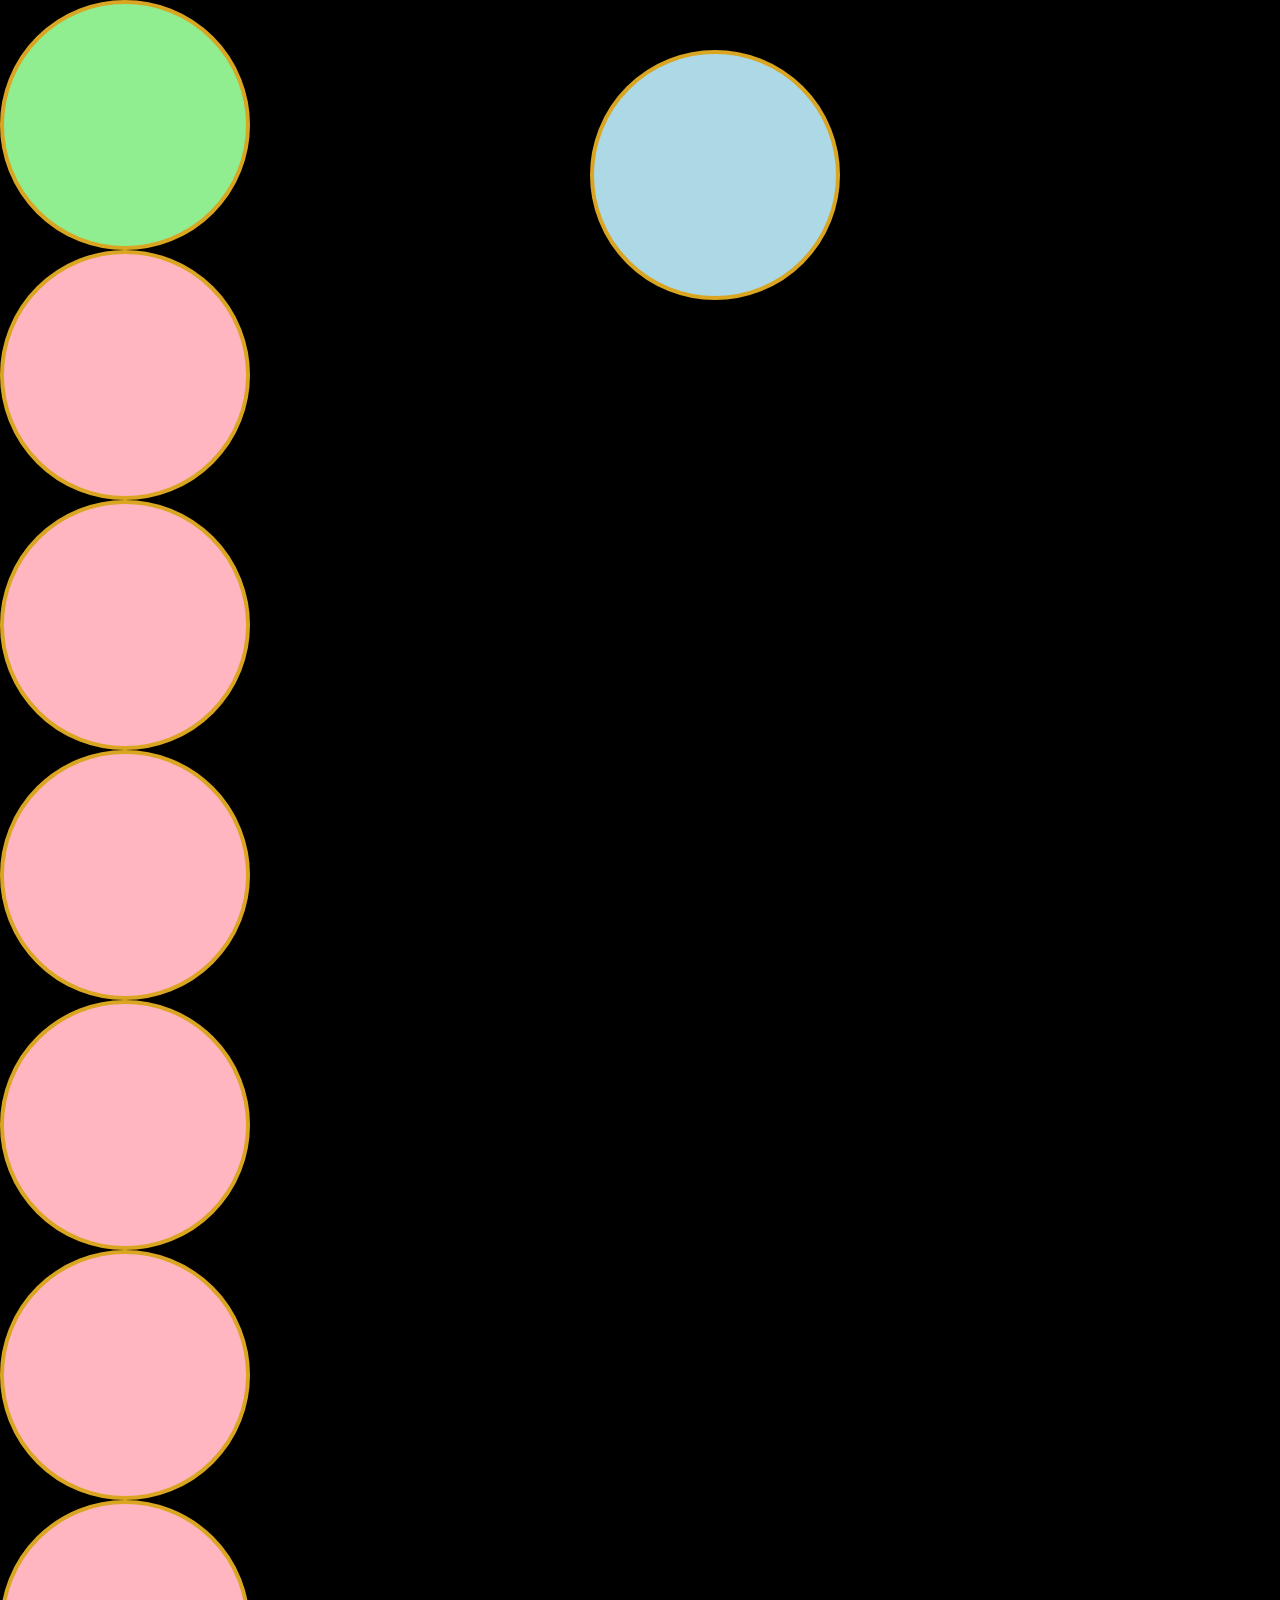
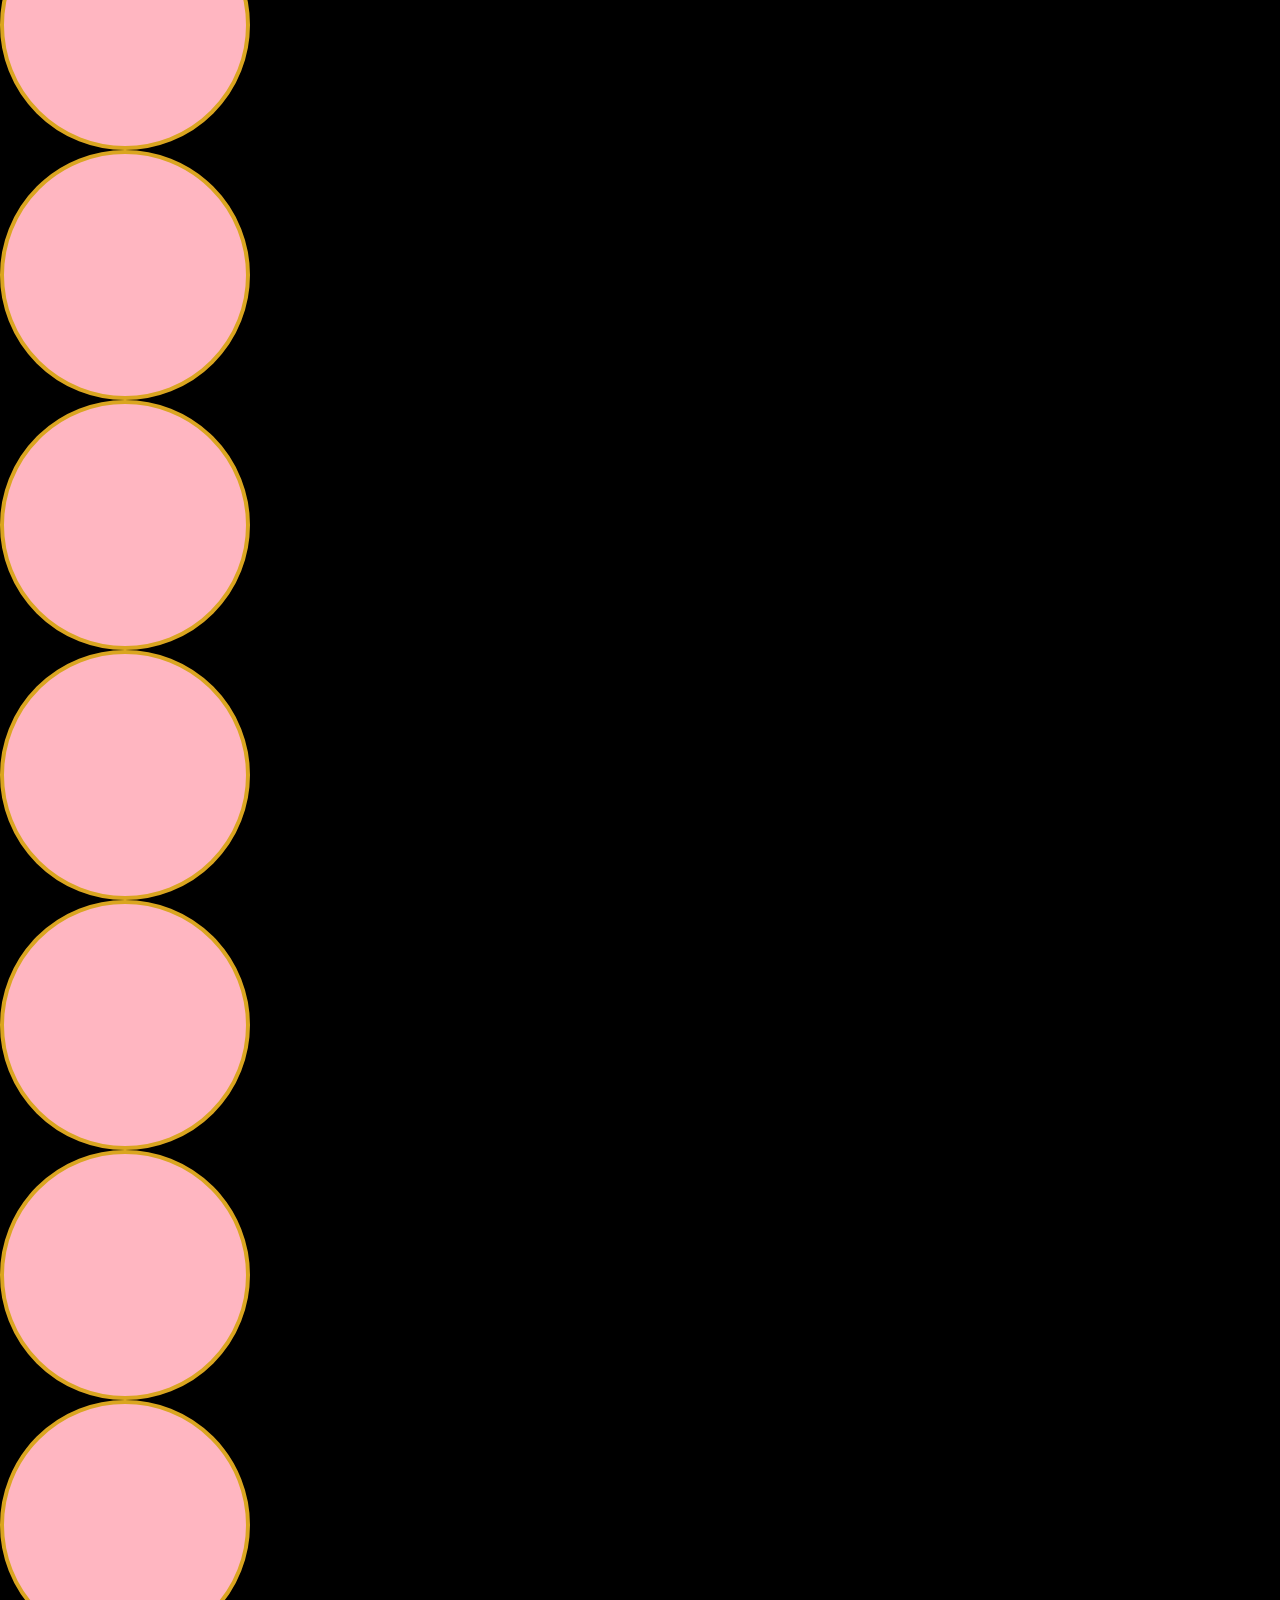
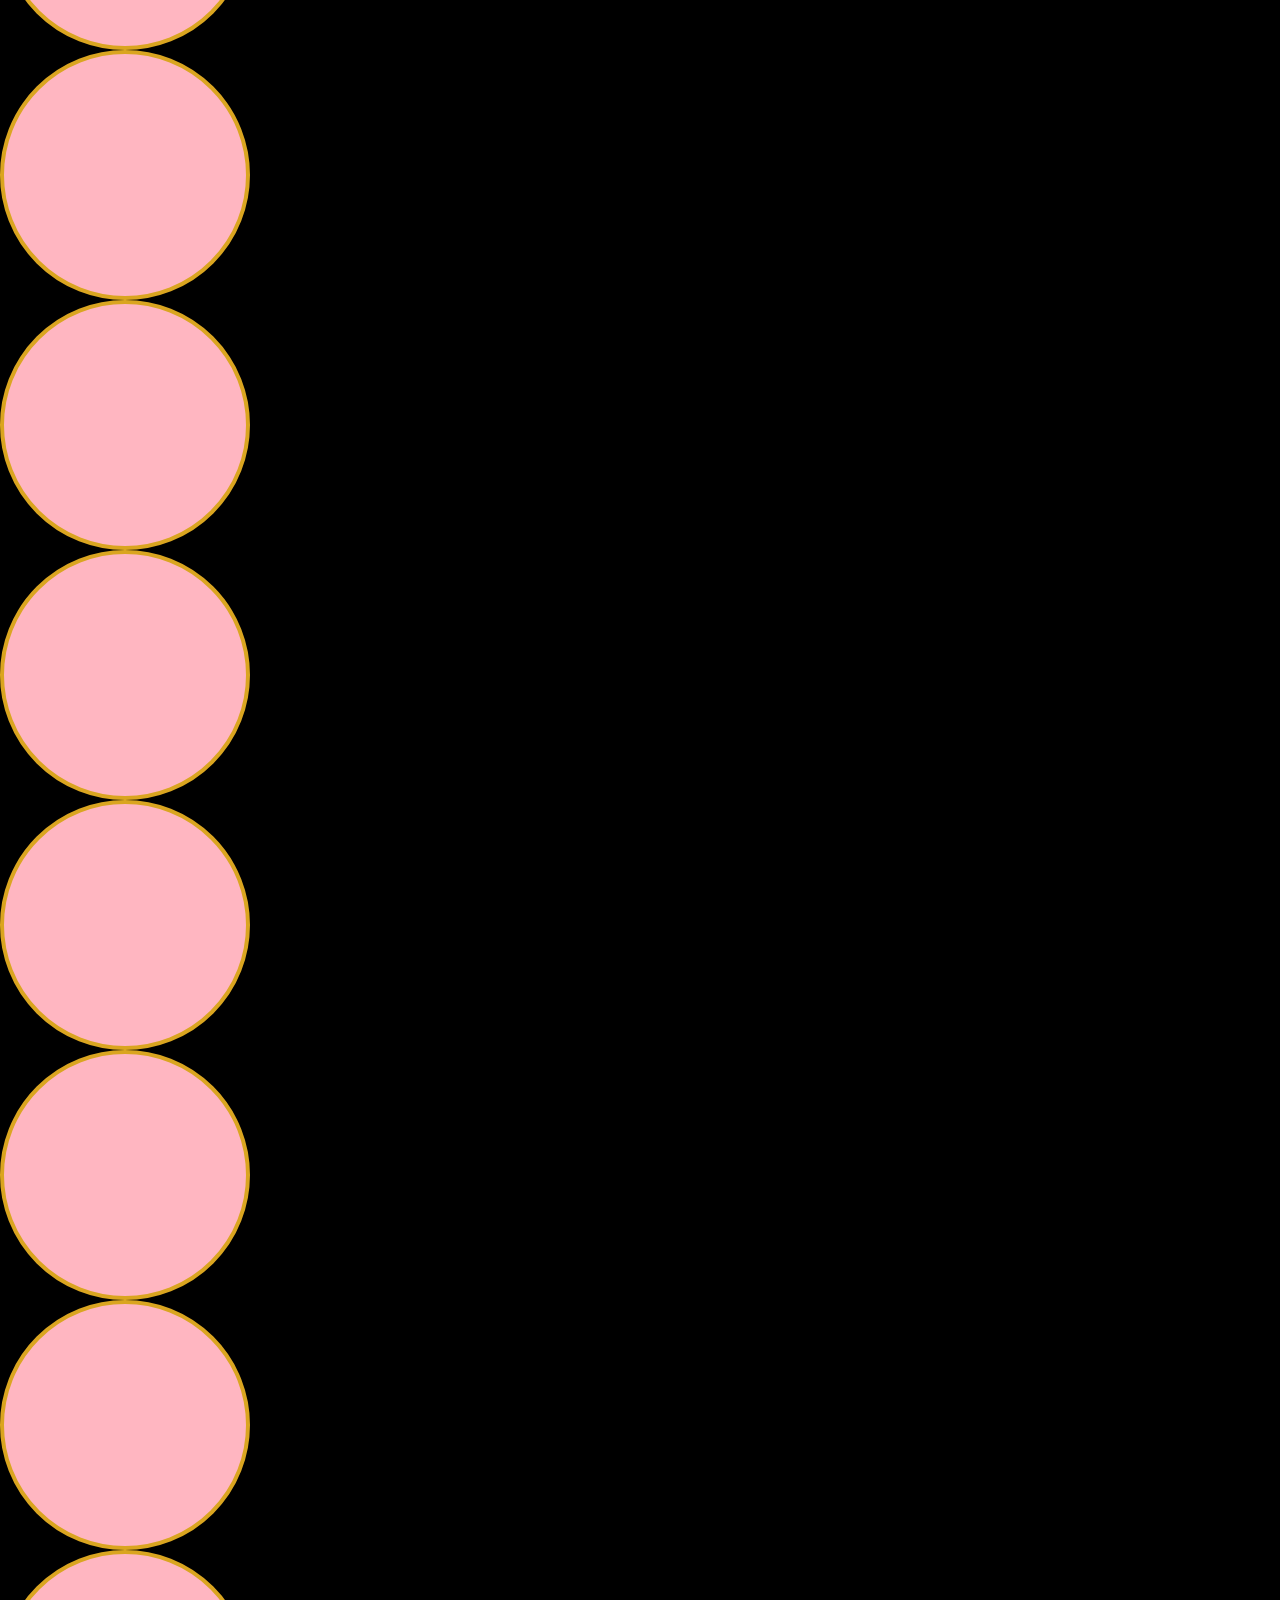
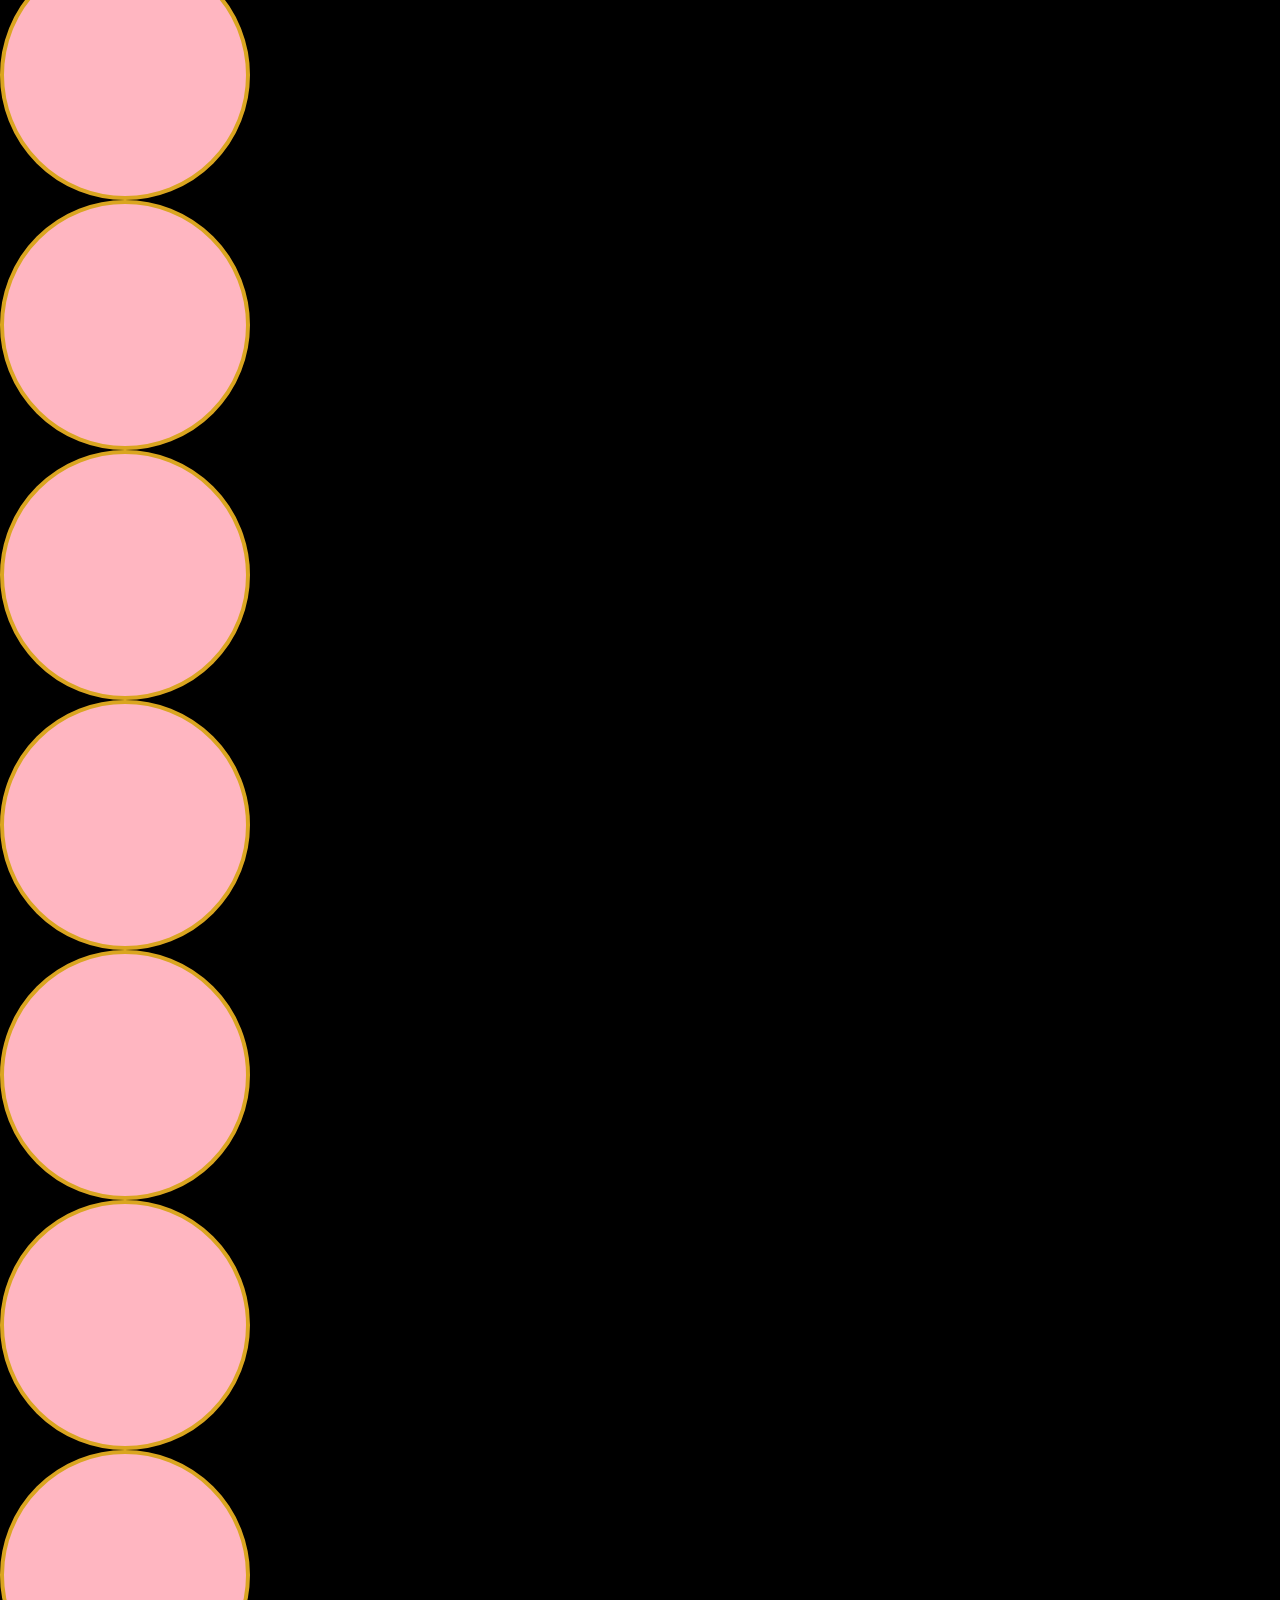
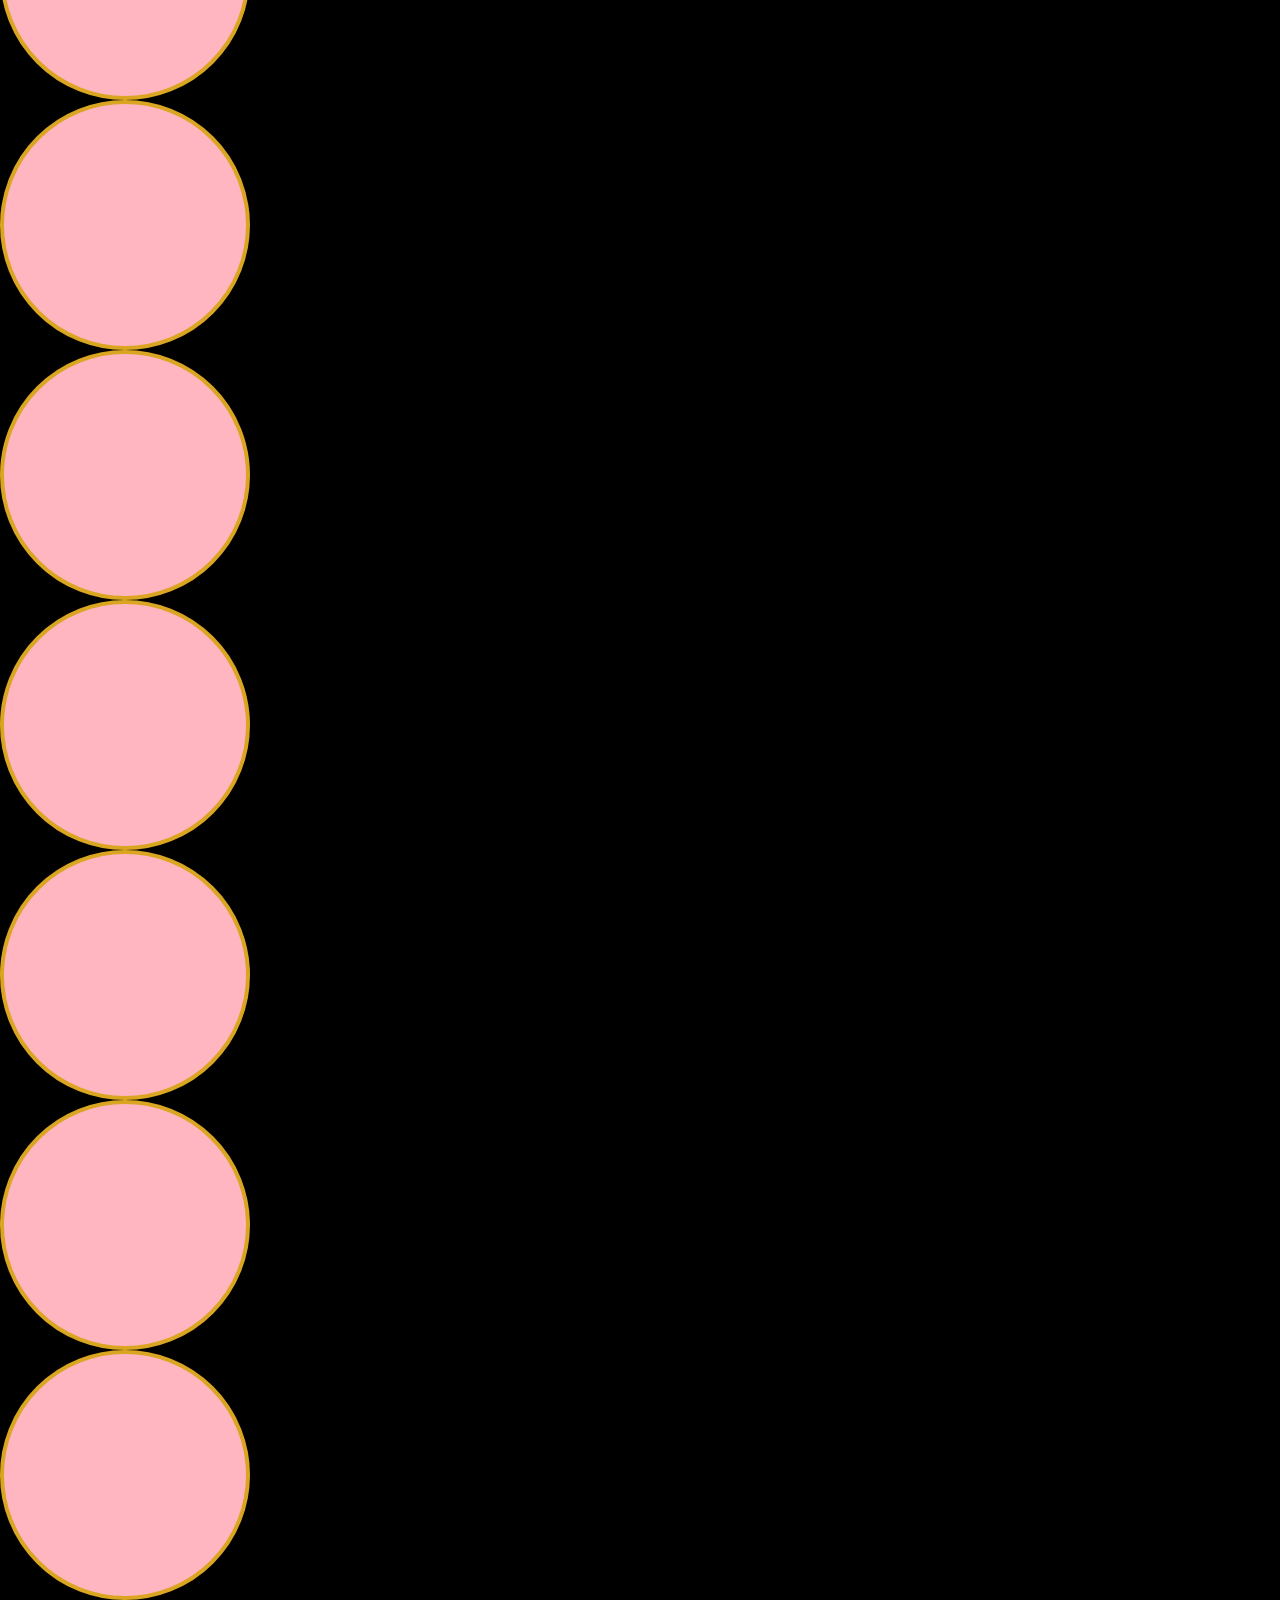
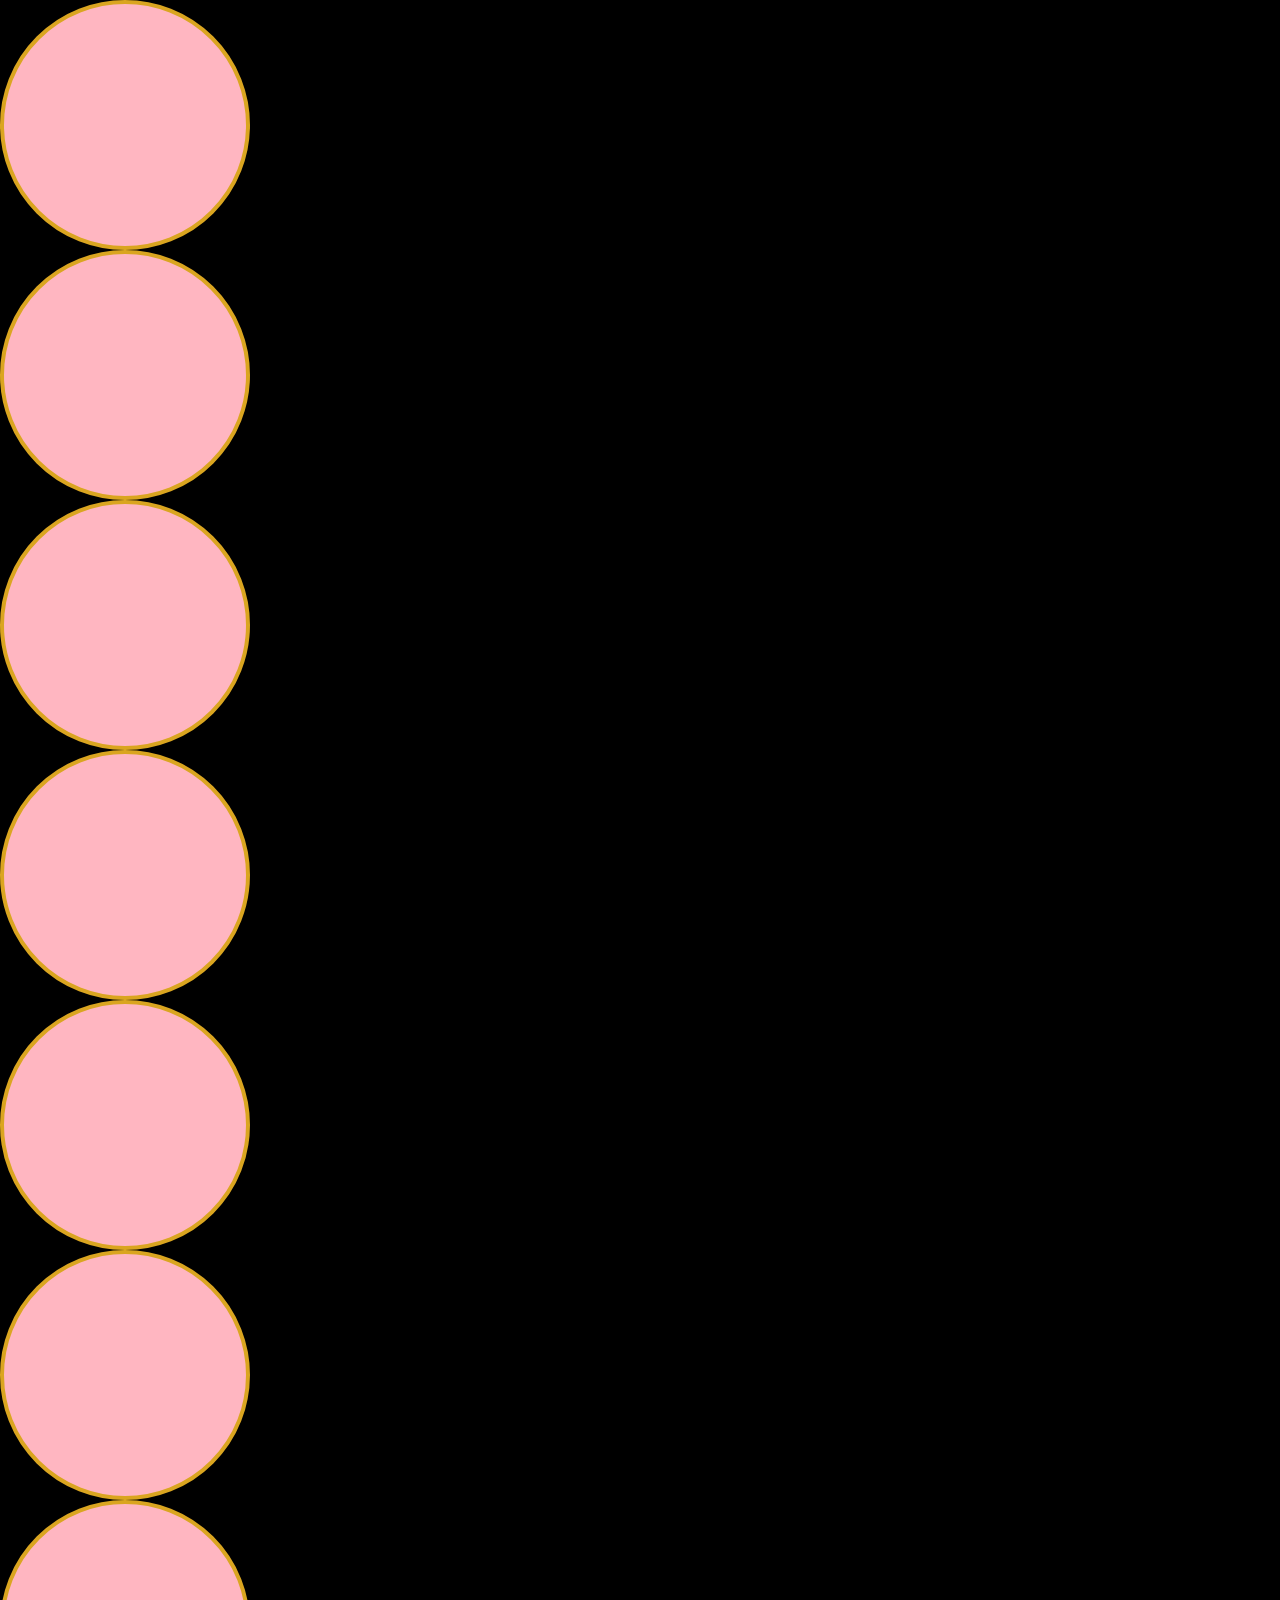
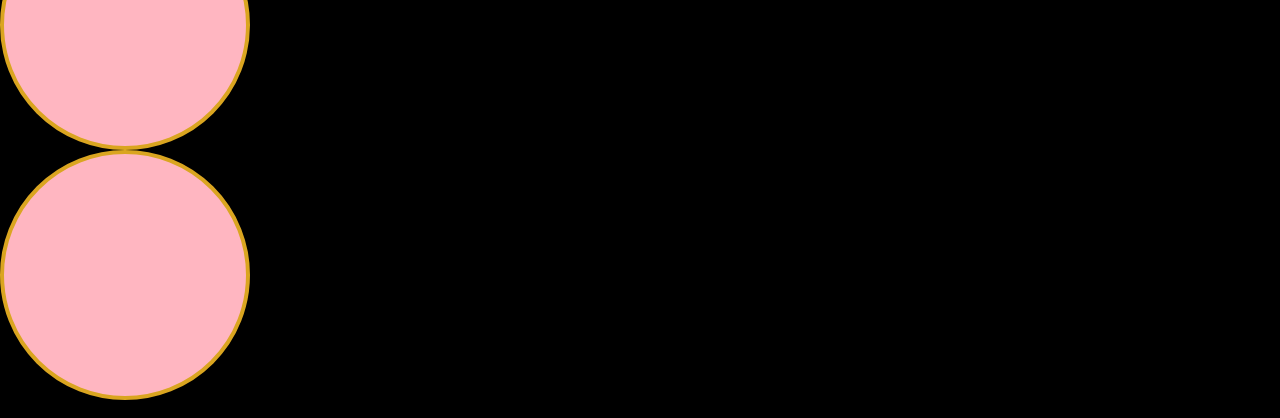
<file: FLEX and positioning/index.html>
<!DOCTYPE html>
<html lang="en">
<head>
    <meta charset="UTF-8">
    <meta name="viewport" content="width=device-width, initial-scale=1.0">
    <title>Document</title>
    <link rel="stylesheet" href="style.css">
</head>
<body>
    <div class="item-1"></div>
    <div class="item-2"></div>
    <div class="item-3"></div>
    <div class="item-3"></div>
    <div class="item-3"></div>
    <div class="item-3"></div>
    <div class="item-3"></div>
    <div class="item-3"></div>
    <div class="item-3"></div>
    <div class="item-3"></div>
    <div class="item-3"></div>
    <div class="item-3"></div>
    <div class="item-3"></div>
    <div class="item-3"></div>
    <div class="item-3"></div>
    <div class="item-3"></div>
    <div class="item-3"></div>
    <div class="item-3"></div>
    <div class="item-3"></div>
    <div class="item-3"></div>
    <div class="item-3"></div>
    <div class="item-3"></div>
    <div class="item-3"></div>
    <div class="item-3"></div>
    <div class="item-3"></div>
    <div class="item-3"></div>
    <div class="item-3"></div>
    <div class="item-3"></div>
    <div class="item-3"></div>
    <div class="item-3"></div>
    <div class="item-3"></div>
    <div class="item-3"></div>
    <div class="item-3"></div>
    <div class="item-3"></div>
    <div class="item-3"></div>
    <div class="item-3"></div>
    <div class="item-3"></div>
    <div class="item-3"></div>
    <div class="item-3"></div>
    <div class="item-3"></div>
    <div class="item-3"></div>
    
</body>
</html>x
</file>
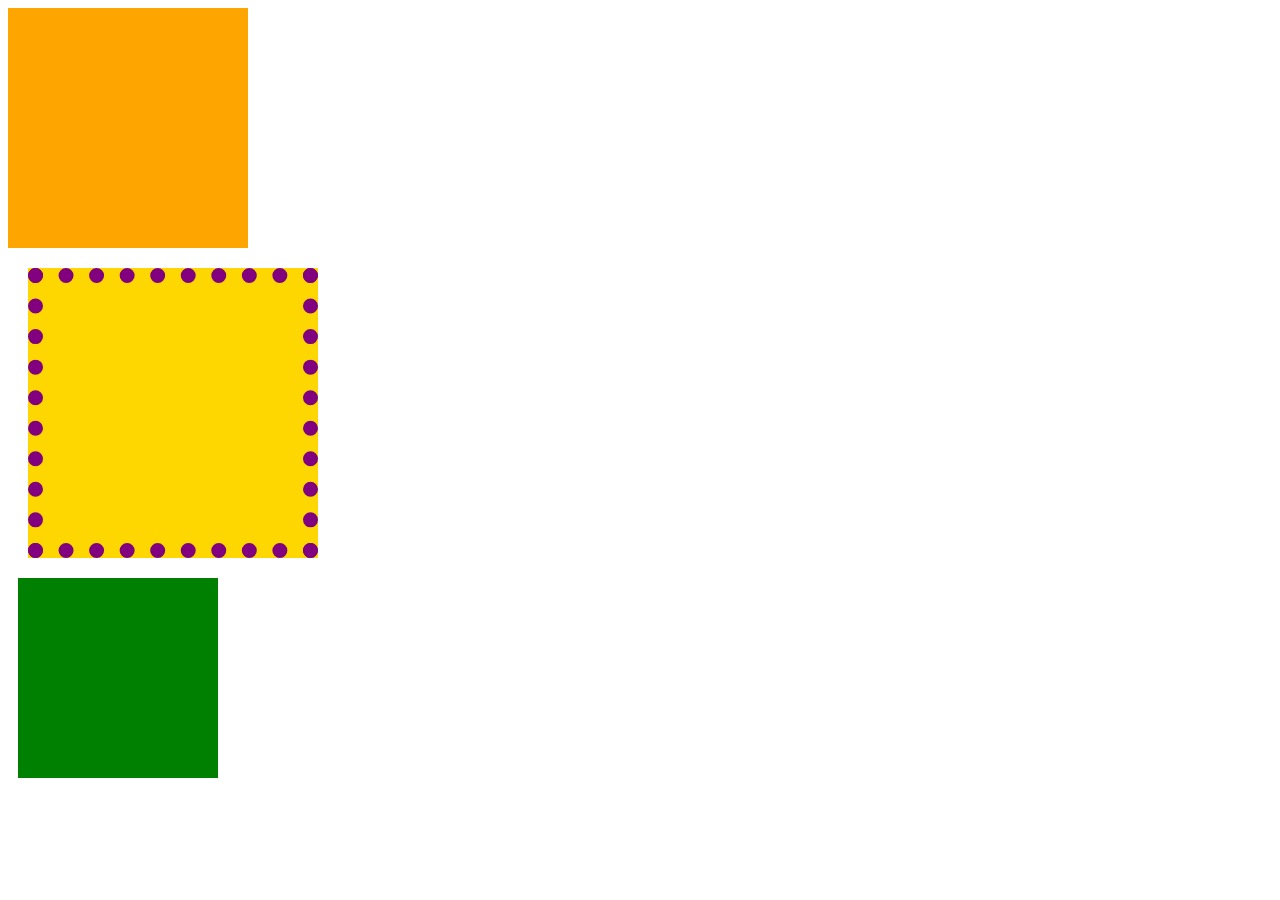
<file: day_2/test_1 copy/index.html>
<!DOCTYPE html>
<html lang="en">
<head>
    <meta charset="UTF-8">
    <meta name="viewport" content="width=device-width, initial-scale=1.0">
    <title>Document</title>
    <link rel="stylesheet" href="./css.css">

</head>
<body>
    <div id="item-1"></div>
    <div id="item-2"></div>
    <div id="item-3"></div>
    

</body>
</html>
</file>
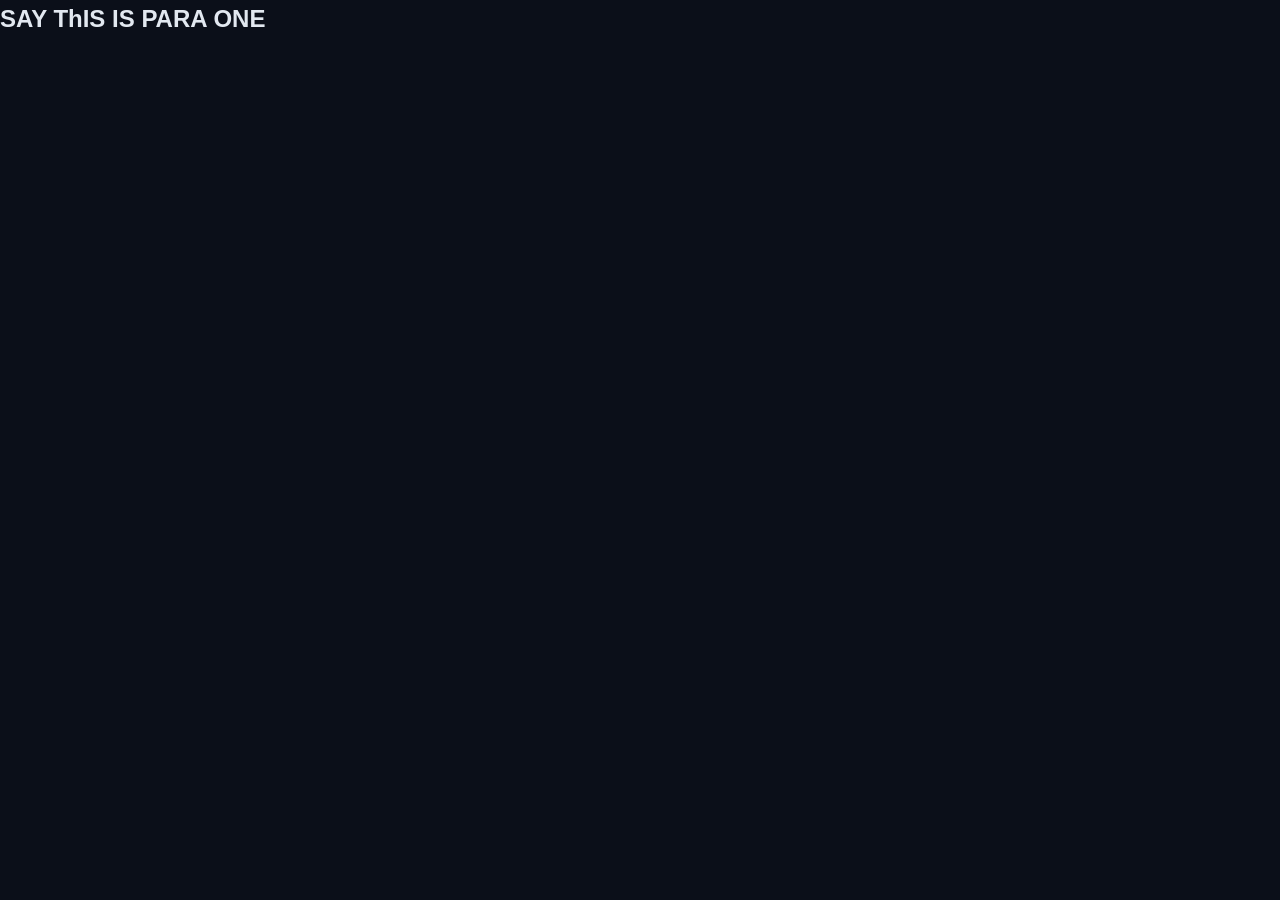
<file: day_3/greeting card/index.html>
<!DOCTYPE html>
<html lang="en">
<head>
    <meta charset="UTF-8">
    <meta name="viewport" content="width=device-width, initial-scale=1.0">
    <title>Selectors</title>
    <link rel="stylesheet" href="style.css">
</head>
<body>
    <div class="card bg-green">
        <h2 class="text-underline">
            SAY ThIS IS  PARA ONE
        </h2>
    </div>
    <div class="card big">
        <h2>

        </h2>
    </div>
    <div class="big bg-green">
        <h2>

        </h2>
    </div>

</body>
</html>
</file>
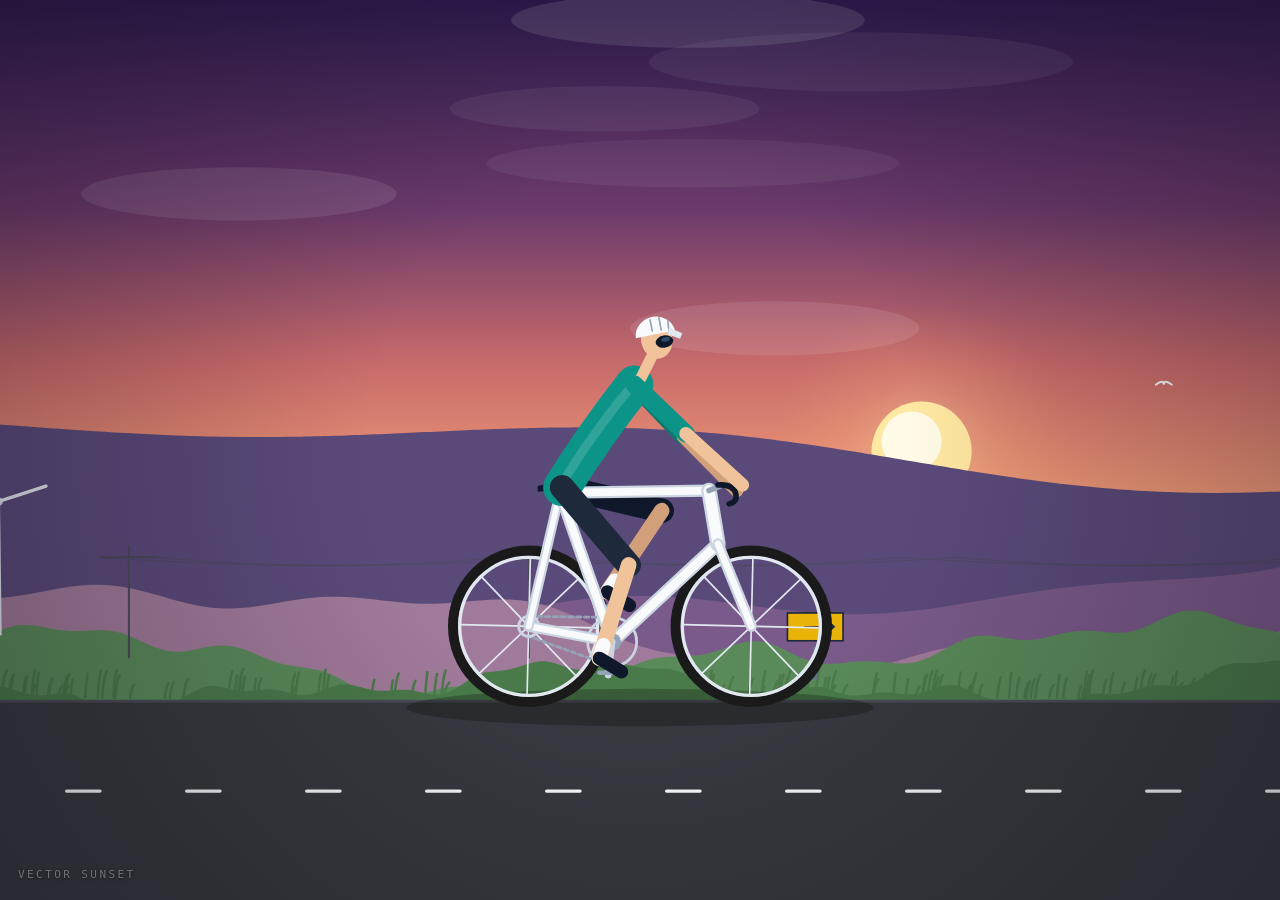
<file: cyclink animation.html>
<!DOCTYPE html>
<html lang="en">
<head>
<meta charset="utf-8">
<meta name="viewport" content="width=device-width, initial-scale=1, viewport-fit=cover">
<title>Infinite Ride — Vector Sunset</title>
<style>
  html,body{margin:0;padding:0;height:100%;overflow:hidden;background:#1a1a2e;}
  canvas{display:block;width:100vw;height:100vh;}
  .hud{
    position:fixed;left:18px;bottom:16px;
    font:11px/1.6 ui-monospace,SFMono-Regular,Menlo,monospace;
    letter-spacing:.22em;text-transform:uppercase;
    color:rgba(255,255,255,.35);pointer-events:none;user-select:none;
    text-shadow:0 1px 3px rgba(0,0,0,.5);
  }
</style>
</head>
<body>
<canvas id="c"></canvas>
<div class="hud">Vector Sunset</div>
<script>
(function(){
'use strict';

/* ══════════════════════════════════════════════════════════════
   CANVAS SETUP
   ══════════════════════════════════════════════════════════════ */
const cvs = document.getElementById('c');
const ctx = cvs.getContext('2d', { alpha:false });

/* ══════════════════════════════════════════════════════════════
   MATH HELPERS
   ══════════════════════════════════════════════════════════════ */
const clamp = (v,a,b)=> v<a?a:(v>b?b:v);
const lerp  = (a,b,t)=> a+(b-a)*t;
const smoothstep = (e0,e1,x)=>{ const t=clamp((x-e0)/(e1-e0),0,1); return t*t*(3-2*t); };

/* Two-bone inverse kinematics */
function ik(ax,ay,bx,by,l1,l2,sign){
  const dx=bx-ax, dy=by-ay;
  let d = Math.sqrt(dx*dx+dy*dy);
  if (d < 0.0001) d = 0.0001;
  const ux=dx/d, uy=dy/d;
  const dc = clamp(d, Math.abs(l1-l2)+0.01, l1+l2-0.01);
  const a  = (l1*l1 - l2*l2 + dc*dc)/(2*dc);
  const h  = Math.sqrt(Math.max(0, l1*l1 - a*a));
  return { x: ax + ux*a - uy*h*sign, y: ay + uy*a + ux*h*sign };
}

/* ══════════════════════════════════════════════════════════════
   STATE & CONSTANTS
   ══════════════════════════════════════════════════════════════ */
let W=0,H=0,DPR=1,S=1,G=0,cx=0,horizonY=0;
let clouds=[], grass=[], roadDashes=[];

const SPEED      = 480;     // world pixels per second
const CRANK_RATE = 5.5;     // crank rad/sec
const R          = 68;      // wheel radius
const CRANK      = 30;      // crank arm length

let scroll=0, wheelAngle=0, crankAngle=0, lastTime=0;

/* Bicycle & Rider Geometry (origin = ground, under the bike) */
const BB      = { x:-25,  y:-54  };   // bottom bracket
const REAR_W  = { x:-100, y:-R   };   // rear wheel
const FRONT_W = { x: 100, y:-R   };   // front wheel
const SEAT    = { x:-72,  y:-188 };   // seat clamp
const HEAD_T  = { x: 62,  y:-190 };   // head tube top
const HEAD_B  = { x: 70,  y:-142 };   // head tube bottom
const HIP     = { x:-70,  y:-193 };
const SHOULDER= { x: -5,  y:-285 };   // Aggressive tuck posture
const HAND    = { x: 92,  y:-195 };
const HEAD_C  = { x: 15,  y:-325 };

const THIGH = 92, SHIN = 88;
const UPPER_ARM = 64, FOREARM = 58;
const CHAINRING = 22, COG = 9;

/* ══════════════════════════════════════════════════════════════
   RESIZE & PARTICLES
   ══════════════════════════════════════════════════════════════ */
function resize(){
  DPR = Math.min(window.devicePixelRatio || 1, 2);
  W = window.innerWidth;
  H = window.innerHeight;
  cvs.width  = Math.floor(W*DPR);
  cvs.height = Math.floor(H*DPR);
  cvs.style.width  = W+'px';
  cvs.style.height = H+'px';
  ctx.setTransform(DPR,0,0,DPR,0,0);

  G        = H*0.78;
  cx       = W*0.5;
  S        = clamp(Math.min(W/1150, H/720), 0.40, 2.0);
  horizonY = G - 165*S;

  // Soft background clouds
  clouds = [];
  for(let i=0;i<6;i++){
    clouds.push({
      x: Math.random()*W,
      y: Math.random()*horizonY*0.6 + 20,
      w: 120 + Math.random()*180,
      h: 20 + Math.random()*25,
      a: 0.05 + Math.random()*0.08,
      sp: 0.1 + Math.random()*0.2
    });
  }

  // Roadside grass
  grass = [];
  for(let i=0;i<300;i++){
    grass.push({
      x: Math.random()*2600,
      h: 8 + Math.random()*18,
      w: 2 + Math.random()*3
    });
  }

  // Road dashes
  roadDashes = [];
  for(let i=0;i<40;i++){
    roadDashes.push({ x: i*120 });
  }
}

/* ══════════════════════════════════════════════════════════════
   ENVIRONMENT DRAWING
   ══════════════════════════════════════════════════════════════ */
function ridgeAt(wx, seed, f){
  const v = 0.5
    + 0.26*Math.sin(wx*f        + seed)
    + 0.16*Math.sin(wx*f*2.31   + seed*2.1)
    + 0.09*Math.sin(wx*f*5.13   + seed*3.7)
    + 0.05*Math.sin(wx*f*11.31  + seed*5.3);
  return clamp(v, 0.02, 1);
}

function drawRidge(offset, baseY, amp, color, seed, f){
  ctx.beginPath();
  ctx.moveTo(-30, baseY + 900);
  for (let x=-30; x<=W+30; x+=5){
    const wx = x + offset;
    ctx.lineTo(x, baseY - ridgeAt(wx, seed, f)*amp);
  }
  ctx.lineTo(W+30, baseY + 900);
  ctx.closePath();
  ctx.fillStyle = color;
  ctx.fill();
}

/* ══════════════════════════════════════════════════════════════
   BICYCLE & RIDER (Flat Vector Style)
   ══════════════════════════════════════════════════════════════ */

function drawWheel(x, y, ang){
  // Tire
  ctx.strokeStyle = '#1a1a1a';
  ctx.lineWidth = 9;
  ctx.beginPath(); ctx.arc(x,y,R,0,Math.PI*2); ctx.stroke();

  // Rim
  ctx.strokeStyle = '#e2e8f0';
  ctx.lineWidth = 3;
  ctx.beginPath(); ctx.arc(x,y,R-6,0,Math.PI*2); ctx.stroke();

  // Minimal spokes (4 cross)
  ctx.strokeStyle = '#e2e8f0';
  ctx.lineWidth = 1.5;
  ctx.beginPath();
  for (let i=0;i<4;i++){
    const a = ang + i*(Math.PI/4);
    ctx.moveTo(x + Math.cos(a)*(R-7), y + Math.sin(a)*(R-7));
    ctx.lineTo(x - Math.cos(a)*(R-7), y - Math.sin(a)*(R-7));
  }
  ctx.stroke();

  // Hub
  ctx.fillStyle = '#e2e8f0';
  ctx.beginPath(); ctx.arc(x,y,4,0,Math.PI*2); ctx.fill();
}

function drawLeg(theta, near){
  const px = BB.x + CRANK*Math.cos(theta);
  const py = BB.y + CRANK*Math.sin(theta);
  const ankle = { x: px - 8, y: py - 15 };
  const knee  = ik(HIP.x, HIP.y, ankle.x, ankle.y, THIGH, SHIN, -1);

  ctx.lineCap = 'round';

  // Crank arm
  ctx.strokeStyle = '#cbd5e1';
  ctx.lineWidth = 6;
  ctx.beginPath(); ctx.moveTo(BB.x,BB.y); ctx.lineTo(px,py); ctx.stroke();

  // Pedal
  ctx.strokeStyle = '#94a3b8';
  ctx.lineWidth = 4;
  ctx.beginPath(); ctx.moveTo(px-8, py-2); ctx.lineTo(px+8, py-2); ctx.stroke();

  // Thigh (Shorts)
  ctx.strokeStyle = near ? '#1e293b' : '#0f172a';
  ctx.lineWidth = 22;
  ctx.beginPath(); ctx.moveTo(HIP.x,HIP.y); ctx.lineTo(knee.x,knee.y); ctx.stroke();

  // Shin (Skin)
  ctx.strokeStyle = near ? '#f0c39b' : '#d1a07a';
  ctx.lineWidth = 14;
  ctx.beginPath(); ctx.moveTo(knee.x,knee.y); ctx.lineTo(ankle.x,ankle.y); ctx.stroke();

  // Sock
  ctx.strokeStyle = '#f8fafc';
  ctx.lineWidth = 13;
  ctx.beginPath();
  ctx.moveTo(lerp(knee.x,ankle.x,0.86), lerp(knee.y,ankle.y,0.86));
  ctx.lineTo(ankle.x, ankle.y);
  ctx.stroke();

  // Shoe
  ctx.strokeStyle = '#0f172a';
  ctx.lineWidth = 12;
  ctx.beginPath();
  ctx.moveTo(ankle.x, ankle.y);
  ctx.lineTo(px + 12, py - 3);
  ctx.stroke();
}

function drawArm(sh, hd, near){
  const elbow = ik(sh.x, sh.y, hd.x, hd.y, UPPER_ARM, FOREARM, 1);
  ctx.lineCap = 'round';

  // Upper arm (Jersey)
  ctx.strokeStyle = near ? '#0d9488' : '#0f766e';
  ctx.lineWidth = 16;
  ctx.beginPath(); ctx.moveTo(sh.x,sh.y); ctx.lineTo(elbow.x,elbow.y); ctx.stroke();

  // Forearm (Skin)
  ctx.strokeStyle = near ? '#f0c39b' : '#d1a07a';
  ctx.lineWidth = 12;
  ctx.beginPath(); ctx.moveTo(elbow.x,elbow.y); ctx.lineTo(hd.x,hd.y); ctx.stroke();
}

function drawRider(){
  ctx.save();
  ctx.translate(cx, G);
  ctx.scale(S, S);

  const bob = Math.sin(crankAngle*2) * 1.5;
  const sh = { x: SHOULDER.x, y: SHOULDER.y + bob };
  const head = { x: HEAD_C.x, y: HEAD_C.y + bob };

  /* --- Shadow --- */
  ctx.save();
  ctx.translate(0, 5);
  ctx.scale(1, 0.08);
  ctx.fillStyle = 'rgba(0,0,0,0.25)';
  ctx.beginPath(); ctx.arc(0,0,210,0,Math.PI*2); ctx.fill();
  ctx.restore();

  /* --- Wheels --- */
  drawWheel(REAR_W.x, REAR_W.y, wheelAngle);
  drawWheel(FRONT_W.x, FRONT_W.y, wheelAngle);

  /* --- Drivetrain --- */
  ctx.strokeStyle = '#94a3b8';
  ctx.lineWidth = 2.5;
  ctx.setLineDash([4,3]);
  ctx.beginPath();
  ctx.moveTo(BB.x, BB.y - CHAINRING); ctx.lineTo(REAR_W.x, REAR_W.y - COG);
  ctx.moveTo(BB.x, BB.y + CHAINRING); ctx.lineTo(REAR_W.x, REAR_W.y + COG);
  ctx.stroke();
  ctx.setLineDash([]);

  ctx.strokeStyle = '#cbd5e1';
  ctx.lineWidth = 2.5;
  ctx.beginPath(); ctx.arc(BB.x, BB.y, CHAINRING, 0, Math.PI*2); ctx.stroke();
  ctx.beginPath(); ctx.arc(REAR_W.x, REAR_W.y, COG, 0, Math.PI*2); ctx.stroke();

  /* --- Far Leg --- */
  drawLeg(crankAngle + Math.PI, false);

  /* --- Frame --- */
  const tube = (a,b,w)=>{
    ctx.strokeStyle = '#cbd5e1';
    ctx.lineWidth = w + 4;
    ctx.beginPath(); ctx.moveTo(a.x,a.y); ctx.lineTo(b.x,b.y); ctx.stroke();
    ctx.strokeStyle = '#f8fafc';
    ctx.lineWidth = w;
    ctx.beginPath(); ctx.moveTo(a.x,a.y); ctx.lineTo(b.x,b.y); ctx.stroke();
  };

  ctx.lineCap = 'round';
  ctx.lineJoin = 'round';

  tube(BB, REAR_W,  6);
  tube(SEAT, REAR_W, 5);
  tube(BB, SEAT,    7);
  tube(BB, HEAD_B,  8);
  tube(SEAT, HEAD_T, 7);
  tube(HEAD_T, HEAD_B, 10);
  tube(HEAD_B, FRONT_W, 6);

  // Bottom bracket
  ctx.fillStyle = '#94a3b8';
  ctx.beginPath(); ctx.arc(BB.x, BB.y, 8, 0, Math.PI*2); ctx.fill();

  /* --- Far Arm --- */
  drawArm(sh, { x: HAND.x - 5, y: HAND.y + 5 }, false);

  /* --- Saddle & Seatpost --- */
  ctx.strokeStyle = '#94a3b8';
  ctx.lineWidth = 4;
  ctx.beginPath(); ctx.moveTo(SEAT.x, SEAT.y + 4); ctx.lineTo(SEAT.x + 2, SEAT.y - 8); ctx.stroke();

  ctx.fillStyle = '#0f172a';
  ctx.beginPath();
  ctx.moveTo(SEAT.x - 20, SEAT.y - 6);
  ctx.quadraticCurveTo(SEAT.x + 2, SEAT.y - 12, SEAT.x + 18, SEAT.y - 8);
  ctx.quadraticCurveTo(SEAT.x + 6, SEAT.y - 3, SEAT.x - 20, SEAT.y - 1);
  ctx.closePath();
  ctx.fill();

  /* --- Handlebars --- */
  ctx.strokeStyle = '#94a3b8';
  ctx.lineWidth = 5;
  ctx.beginPath();
  ctx.moveTo(HEAD_T.x, HEAD_T.y);
  ctx.lineTo(HEAD_T.x + 10, HEAD_T.y - 4);
  ctx.stroke();

  ctx.strokeStyle = '#0f172a';
  ctx.lineWidth = 5;
  ctx.beginPath();
  ctx.moveTo(HEAD_T.x + 8, HEAD_T.y - 5);
  ctx.quadraticCurveTo(HEAD_T.x + 22, HEAD_T.y - 6, HEAD_T.x + 24, HEAD_T.y + 3);
  ctx.quadraticCurveTo(HEAD_T.x + 26, HEAD_T.y + 10, HEAD_T.x + 18, HEAD_T.y + 12);
  ctx.stroke();

  /* --- Torso --- */
  ctx.strokeStyle = '#0d9488';
  ctx.lineWidth = 34;
  ctx.lineCap = 'round';
  ctx.beginPath();
  ctx.moveTo(HIP.x, HIP.y);
  ctx.quadraticCurveTo(lerp(HIP.x, sh.x, 0.45), lerp(HIP.y, sh.y, 0.55) + 4, sh.x, sh.y);
  ctx.stroke();

  // Jersey highlight
  ctx.strokeStyle = 'rgba(255,255,255,0.15)';
  ctx.lineWidth = 8;
  ctx.beginPath();
  ctx.moveTo(HIP.x + 4, HIP.y - 10);
  ctx.quadraticCurveTo(lerp(HIP.x, sh.x, 0.45) + 4, lerp(HIP.y, sh.y, 0.55) - 6, sh.x + 4, sh.y - 6);
  ctx.stroke();

  /* --- Neck --- */
  ctx.strokeStyle = '#f0c39b';
  ctx.lineWidth = 10;
  ctx.beginPath();
  ctx.moveTo(sh.x + 6, sh.y - 6);
  ctx.lineTo(head.x - 4, head.y + 14);
  ctx.stroke();

  /* --- Head --- */
  ctx.fillStyle = '#f0c39b';
  ctx.beginPath();
  ctx.ellipse(head.x, head.y, 14, 17, -0.18, 0, Math.PI*2);
  ctx.fill();

  // Sunglasses
  ctx.fillStyle = '#0f172a';
  ctx.beginPath();
  ctx.ellipse(head.x + 7, head.y + 1.5, 8, 5.5, -0.18, 0, Math.PI*2);
  ctx.fill();
  ctx.fillStyle = 'rgba(120,200,255,0.3)';
  ctx.beginPath();
  ctx.ellipse(head.x + 8, head.y - 0.5, 4, 2, -0.2, 0, Math.PI*2);
  ctx.fill();

  /* --- Helmet --- */
  ctx.fillStyle = '#f8fafc';
  ctx.beginPath();
  ctx.ellipse(head.x - 1, head.y - 4, 18, 17, -0.20, Math.PI*1.02, Math.PI*1.98);
  ctx.closePath();
  ctx.fill();

  // Helmet vents
  ctx.strokeStyle = '#94a3b8';
  ctx.lineWidth = 1.5;
  ctx.beginPath();
  ctx.moveTo(head.x - 6, head.y - 18); ctx.lineTo(head.x - 4, head.y - 8);
  ctx.moveTo(head.x + 2, head.y - 20); ctx.lineTo(head.x + 4, head.y - 9);
  ctx.moveTo(head.x + 10, head.y - 17); ctx.lineTo(head.x + 11, head.y - 8);
  ctx.stroke();

  // Helmet brim
  ctx.fillStyle = '#e2e8f0';
  ctx.beginPath();
  ctx.moveTo(head.x + 11, head.y - 11);
  ctx.lineTo(head.x + 23, head.y - 6);
  ctx.lineTo(head.x + 21, head.y - 1);
  ctx.lineTo(head.x + 10, head.y - 5);
  ctx.closePath();
  ctx.fill();

  /* --- Near Arm --- */
  drawArm(sh, HAND, true);

  /* --- Near Leg --- */
  drawLeg(crankAngle, true);

  ctx.restore();
}

/* ══════════════════════════════════════════════════════════════
   MAIN DRAW LOOP
   ══════════════════════════════════════════════════════════════ */
function update(dt){
  scroll      += SPEED * S * dt;
  wheelAngle  += (SPEED / R) * dt;
  crankAngle  += CRANK_RATE * dt;

  // Clouds drift
  for(let i=0;i<clouds.length;i++){
    clouds[i].x -= clouds[i].sp * dt;
    if(clouds[i].x + clouds[i].w < -50) clouds[i].x = W + clouds[i].w;
  }
}

function draw(){
  /* --- Sky Gradient --- */
  const sg = ctx.createLinearGradient(0,0,0,horizonY+4);
  sg.addColorStop(0,   '#2d1b4e'); // Deep purple
  sg.addColorStop(0.4, '#6b3a6b'); // Mid violet
  sg.addColorStop(0.7, '#c96b6b'); // Soft red/pink
  sg.addColorStop(1,   '#f8a47a'); // Warm orange
  ctx.fillStyle = sg;
  ctx.fillRect(0,0,W,horizonY+4);

  /* --- Clouds --- */
  for(let i=0;i<clouds.length;i++){
    const c = clouds[i];
    ctx.fillStyle = 'rgba(255,255,255,' + c.a + ')';
    ctx.beginPath();
    ctx.ellipse(c.x, c.y, c.w, c.h, 0, 0, Math.PI*2);
    ctx.fill();
  }

  /* --- Sun --- */
  const sunX = W * 0.72;
  const sunY = horizonY - 60 * S;
  const sunR = 45 * S;

  // Sun glow
  const glow = ctx.createRadialGradient(sunX, sunY, 0, sunX, sunY, sunR*3);
  glow.addColorStop(0,   'rgba(255,240,190,0.4)');
  glow.addColorStop(0.5, 'rgba(255,200,130,0.15)');
  glow.addColorStop(1,   'rgba(255,180,100,0)');
  ctx.fillStyle = glow;
  ctx.beginPath(); ctx.arc(sunX, sunY, sunR*3, 0, Math.PI*2); ctx.fill();

  // Sun body
  ctx.fillStyle = '#ffe8a1';
  ctx.beginPath(); ctx.arc(sunX, sunY, sunR, 0, Math.PI*2); ctx.fill();

  ctx.fillStyle = '#fffbe6';
  ctx.beginPath(); ctx.arc(sunX - sunR*0.2, sunY - sunR*0.2, sunR*0.6, 0, Math.PI*2); ctx.fill();

  /* --- Distant Mountains (Parallax) --- */
  drawRidge(scroll*0.05, horizonY + 70*S,  220*S, '#5a4a7a', 1.7, 0.00062);
  drawRidge(scroll*0.12, horizonY + 110*S, 160*S, '#7a5a8a', 4.3, 0.00125);
  drawRidge(scroll*0.25, horizonY + 140*S, 110*S, '#a07a9a', 8.1, 0.00260);

  /* --- Green Hills --- */
  drawRidge(scroll*0.45, G - 2*S, 80*S, '#5a8a5a', 12.9, 0.00520);
  drawRidge(scroll*0.60, G + 10*S, 50*S, '#4a7a4a', 18.2, 0.00820);

  /* --- Wind Turbine --- */
  const wtX = (W * 0.15 - scroll * 0.25) % (W + 400);
  if (wtX > -100 && wtX < W + 100) {
    ctx.save();
    ctx.translate(wtX, G - 60*S);
    ctx.scale(S, S);
    // Tower
    ctx.fillStyle = '#e2e8f0';
    ctx.beginPath();
    ctx.moveTo(-3, 0); ctx.lineTo(-1.5, -120); ctx.lineTo(1.5, -120); ctx.lineTo(3, 0);
    ctx.closePath();
    ctx.fill();
    // Hub
    ctx.fillStyle = '#cbd5e1';
    ctx.beginPath(); ctx.arc(0, -120, 4, 0, Math.PI*2); ctx.fill();
    // Blades
    const bladeAng = scroll * 0.005;
    ctx.strokeStyle = '#e2e8f0';
    ctx.lineWidth = 3;
    ctx.lineCap = 'round';
    for(let i=0;i<3;i++){
      const a = bladeAng + i * (Math.PI*2/3);
      ctx.beginPath();
      ctx.moveTo(0, -120);
      ctx.lineTo(Math.cos(a)*45, -120 + Math.sin(a)*45);
      ctx.stroke();
    }
    ctx.restore();
  }

  /* --- Power Lines --- */
  const plOffset = scroll * 0.35;
  ctx.strokeStyle = '#4a4a5a';
  ctx.lineWidth = 2;
  for(let i=0;i<3;i++){
    const px = (i * 400 - plOffset) % (W + 800);
    if (px < -200 || px > W + 200) continue;
    // Pole
    ctx.beginPath();
    ctx.moveTo(px, G - 40*S);
    ctx.lineTo(px, G - 140*S);
    ctx.stroke();
    // Crossbar
    ctx.beginPath();
    ctx.moveTo(px - 25*S, G - 130*S);
    ctx.lineTo(px + 25*S, G - 130*S);
    ctx.stroke();
  }
  // Wires
  ctx.strokeStyle = 'rgba(74,74,90,0.6)';
  ctx.lineWidth = 1;
  ctx.beginPath();
  for(let i=0;i<4;i++){
    const px1 = (i * 400 - plOffset) % (W + 800);
    const px2 = ((i+1) * 400 - plOffset) % (W + 800);
    if (px1 < -200 || px1 > W + 200) continue;
    ctx.moveTo(px1 - 25*S, G - 130*S);
    ctx.quadraticCurveTo(lerp(px1, px2, 0.5), G - 115*S, px2 - 25*S, G - 130*S);
    ctx.moveTo(px1 + 25*S, G - 130*S);
    ctx.quadraticCurveTo(lerp(px1, px2, 0.5), G - 115*S, px2 + 25*S, G - 130*S);
  }
  ctx.stroke();

  /* --- Road --- */
  const roadTop = G;
  ctx.fillStyle = '#36393f';
  ctx.fillRect(0, roadTop, W, H - roadTop + 2);

  // Road top edge
  ctx.fillStyle = '#4a4d55';
  ctx.fillRect(0, roadTop - 2*S, W, 2.4*S);

  // Road dashes
  ctx.strokeStyle = '#f8fafc';
  ctx.lineWidth = 3*S;
  ctx.setLineDash([40*S, 60*S]);
  ctx.beginPath();
  const dashOffset = (scroll * 0.5) % (100*S);
  for(let i=0;i<roadDashes.length;i++){
    const dx = roadDashes[i].x - dashOffset;
    if (dx > -100 && dx < W + 100) {
      ctx.moveTo(dx, roadTop + (H - roadTop)*0.45);
      ctx.lineTo(dx + 30*S, roadTop + (H - roadTop)*0.45);
    }
  }
  ctx.stroke();
  ctx.setLineDash([]);

  /* --- Roadside Grass --- */
  const grassOffset = scroll * 0.6;
  ctx.strokeStyle = '#4a7a4a';
  ctx.lineWidth = 2.5;
  ctx.lineCap = 'round';
  for(let i=0;i<grass.length;i++){
    const g = grass[i];
    let x = (g.x - grassOffset) % 2600;
    if (x < 0) x += 2600;
    if (x > W + 40) continue;
    const y = G - 4*S;
    ctx.beginPath();
    ctx.moveTo(x, y);
    ctx.quadraticCurveTo(x + 1, y - g.h*S*0.7, x + g.w*S*0.9, y - g.h*S);
    ctx.stroke();
  }

  /* --- Yellow Road Sign --- */
  const signOffset = (scroll * 0.6) % (W + 600);
  const signX = W - signOffset;
  if (signX > -100 && signX < W + 100) {
    ctx.save();
    ctx.translate(signX, G - 20*S);
    ctx.scale(S, S);
    // Post
    ctx.fillStyle = '#64748b';
    ctx.fillRect(-2, -30, 4, 30);
    // Sign board
    ctx.fillStyle = '#eab308';
    ctx.fillRect(-25, -60, 50, 25);
    ctx.strokeStyle = '#1e293b';
    ctx.lineWidth = 1.5;
    ctx.strokeRect(-25, -60, 50, 25);
    // Arrow
    ctx.fillStyle = '#1e293b';
    ctx.beginPath();
    ctx.moveTo(-10, -48);
    ctx.lineTo(10, -48);
    ctx.lineTo(10, -55);
    ctx.lineTo(18, -47.5);
    ctx.lineTo(10, -40);
    ctx.lineTo(10, -47);
    ctx.lineTo(-10, -47);
    ctx.closePath();
    ctx.fill();
    ctx.restore();
  }

  /* --- Bird --- */
  const birdOffset = (scroll * 0.15) % (W + 400);
  const birdX = W - birdOffset;
  if (birdX > -50 && birdX < W + 50) {
    ctx.strokeStyle = '#f8fafc';
    ctx.lineWidth = 2;
    ctx.beginPath();
    const by = horizonY - 120*S;
    ctx.moveTo(birdX - 8, by);
    ctx.quadraticCurveTo(birdX, by - 6, birdX, by);
    ctx.quadraticCurveTo(birdX, by - 6, birdX + 8, by);
    ctx.stroke();
  }

  /* --- The Cyclist --- */
  drawRider();

  /* --- Vignette --- */
  const vg = ctx.createRadialGradient(W*0.5, H*0.5, Math.min(W,H)*0.3,
                                      W*0.5, H*0.5,  Math.max(W,H)*0.8);
  vg.addColorStop(0, 'rgba(0,0,0,0)');
  vg.addColorStop(1, 'rgba(20,10,30,0.45)');
  ctx.fillStyle = vg;
  ctx.fillRect(0,0,W,H);
}

/* ══════════════════════════════════════════════════════════════
   ANIMATION LOOP
   ══════════════════════════════════════════════════════════════ */
function frame(now){
  if (!lastTime) lastTime = now;
  let dt = (now - lastTime) / 1000;
  lastTime = now;
  if (dt > 0.05) dt = 0.05;
  if (dt < 0)    dt = 0;

  update(dt);
  draw();

  requestAnimationFrame(frame);
}

/* ══════════════════════════════════════════════════════════════
   INIT
   ══════════════════════════════════════════════════════════════ */
window.addEventListener('resize', resize);
window.addEventListener('orientationchange', () => setTimeout(resize, 120));

resize();
requestAnimationFrame(frame);

})();
</script>
</body>
</html>
</file>
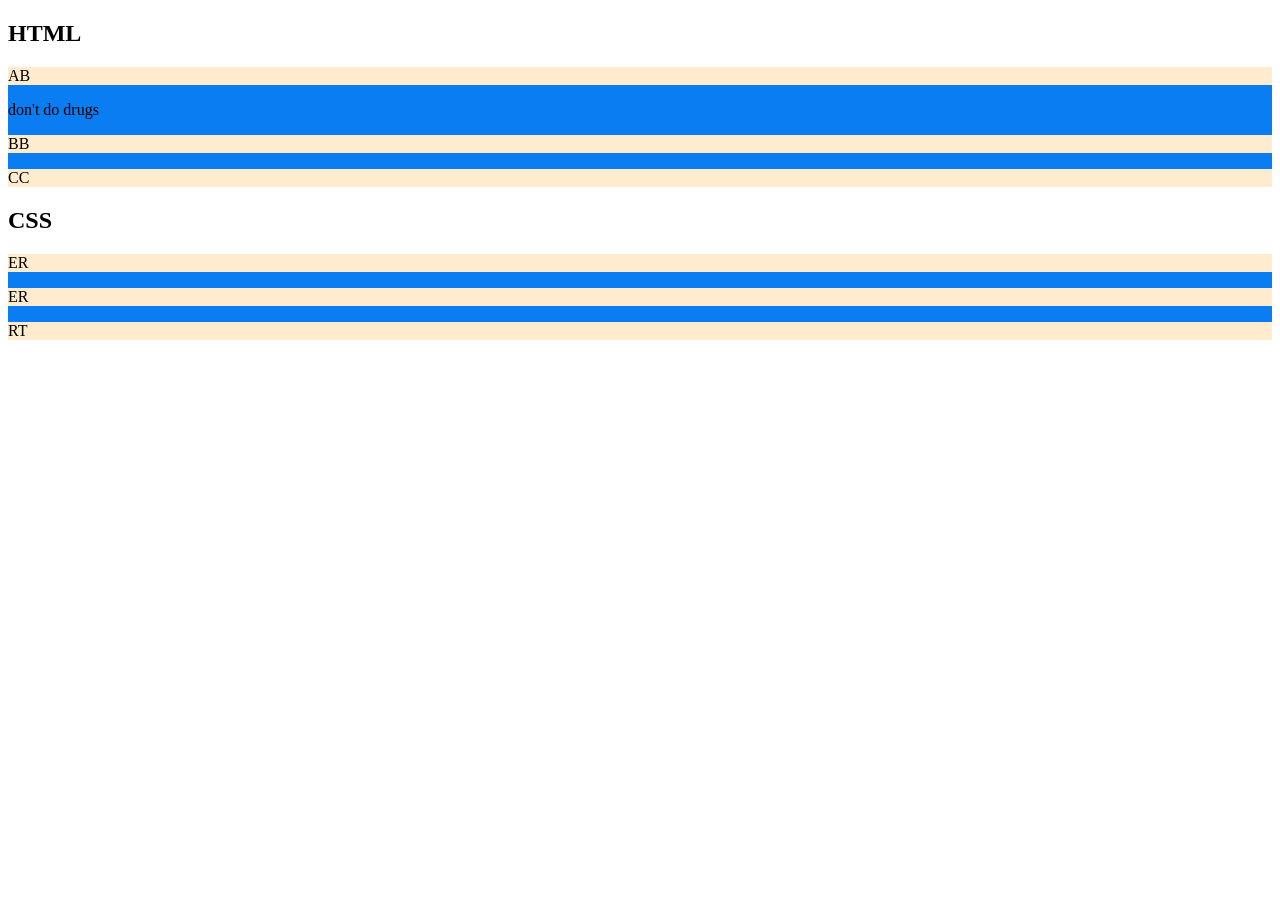
<file: day_1/new.html>
<!DOCTYPE html>
<html lang="en">
<head>
    <meta charset="UTF-8">
    <meta name="viewport" content="width=device-width, initial-scale=1.0">
    <title>Document</title>
    <link rel="stylesheet" href="./style.css">

</head>
<body>
    <h2>HTML</h2>
    <div>
        <p>AB</p>
        <span>don't do drugs</span>
        <p>BB</p>
        <p>CC</p>
    </div>
    <h2>CSS</h2>
    <div>
        <p>ER</p>
        <p>ER</p>
        <p>RT</p>

    </div>
</body>
</html>
</file>
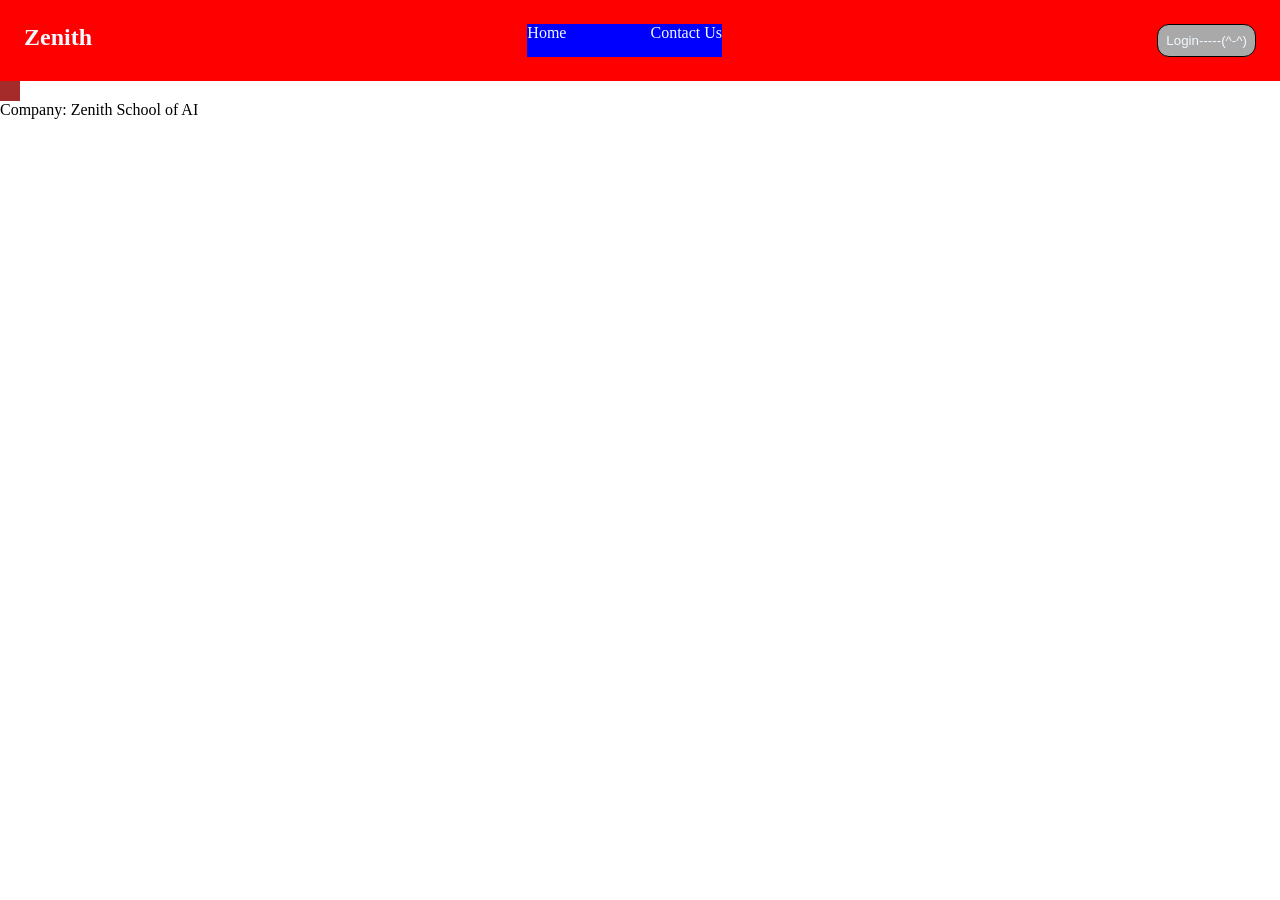
<file: fancy_css and pseudoclasses/pseudoclasses.html>
<!DOCTYPE html>
<html lang="en">
<head>
    <meta charset="UTF-8">
    <meta name="viewport" content="width=device-width, initial-scale=1.0">
    <title>Psedoclasses</title>
    <link rel="stylesheet" href="./style.css">
</head>
<body>
    <header>
        <h2>Zenith</h2>
        <nav>
            <a>Home</a>
            <a>Contact Us</a>
        </nav>
        <button>Login-----(^-^) </button>
    </header>

    <main>
        <div></div>
        <div></div>
        <div></div>
        <div></div>
        <div></div>
    </main>


    <footer><p>Company: Zenith School of AI</p></footer>
    
</body>
</html>
</file>
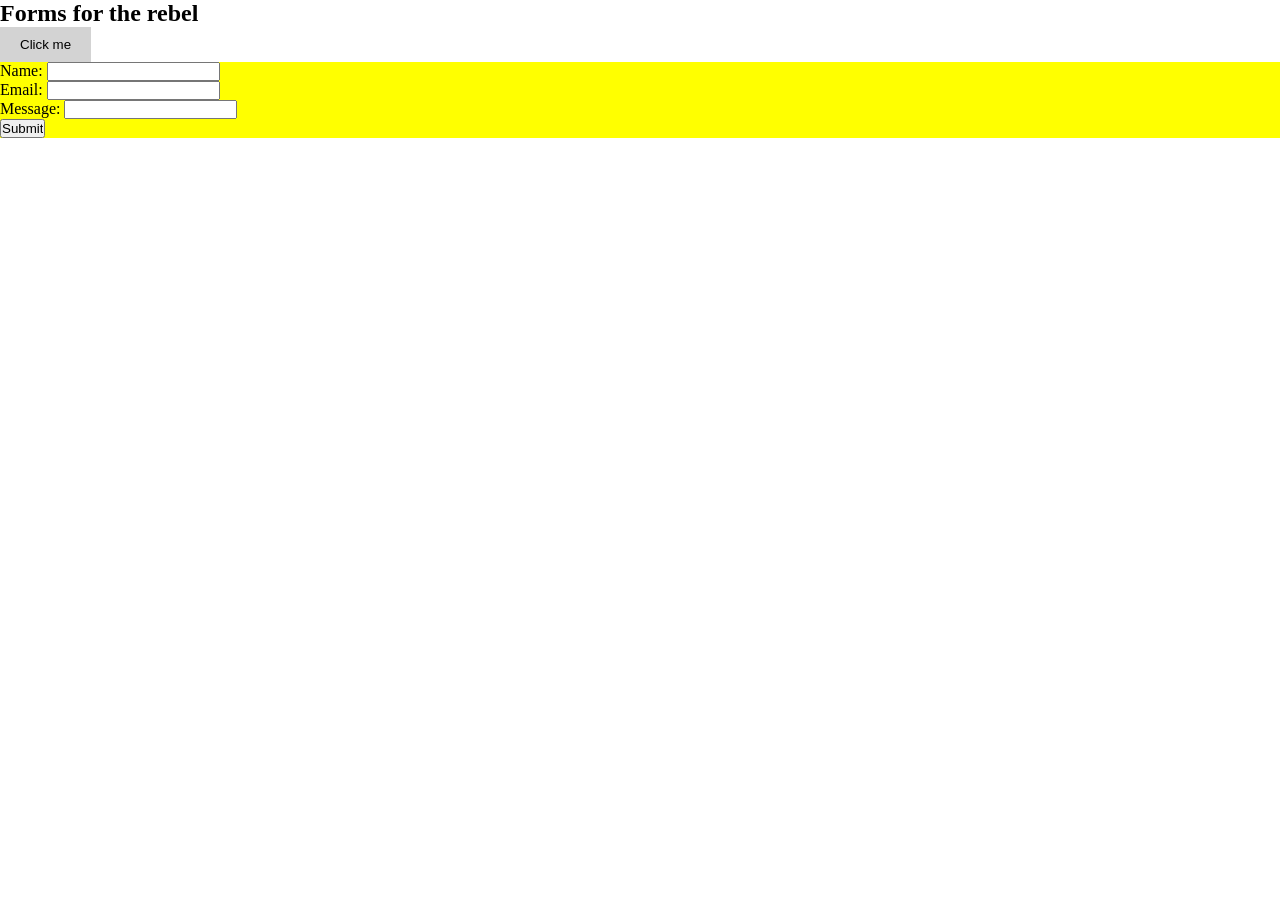
<file: practice/jindex.html>
<!DOCTYPE html>
<html lang="en">
<head>
    <meta charset="UTF-8">
    <meta name="viewport" content="width=device-width, initial-scale=1.0">
    <title>Document</title>
    <link rel="stylesheet" href="style.css">

</head>
<body>
    <main>
        <div>
            <h2>

                <h2>Forms for the rebel</h2>
            </h2>
            <button id="button">Click me </button>
            <form class="form">
                <label>Name: </label>
                <input type="text"><br>
                <label>Email: </label>
                <input type="email"><br>
                <label>Message: </label>
                <input type="text"><br>
                <input type="submit" value="Submit">
            </form>
        </div>
    </main>

    
</body>
</html>
</file>
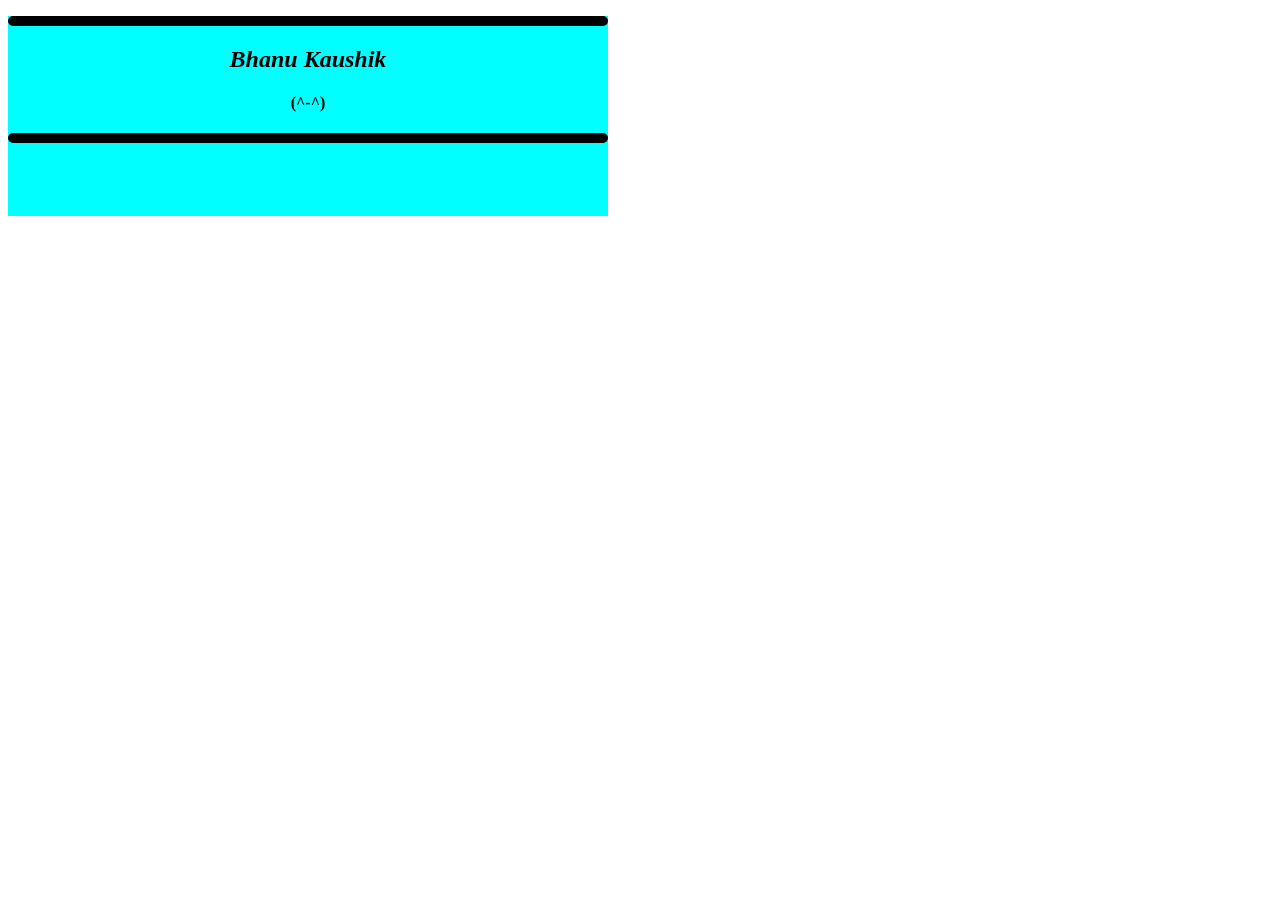
<file: day_2/card_making/card.html>
<!DOCTYPE html>
<html lang="en">
<head>
    <meta charset="UTF-8">
    <meta name="viewport" content="width=device-width, initial-scale=1.0">
    <title>Document</title>
    <link rel="stylesheet" href="./style.css">
</head>
<body>
    <div id="item-1">
        <p>
            <center><i><h2>Bhanu Kaushik</h2></i></center>
            <center><h4>(^-^)</h4></center>
        </p>
    </div>
</body>
</html>
</file>
<file: FLEX and positioning/style.css>
*{
    padding: 0;
    margin: 0;
    box-sizing: border-box;
}
div{
    height:250px;
    width: 250px;
    border:4px solid goldenrod;
}

.item-1{

    background-color: lightblue;
    position: fixed;
    left: 590px;
    top: 50px;
    border-radius: 50%
}

.item-2{
    background-color: lightgreen;
    border-radius: 50%;
}
.item-3{
    background-color: lightpink;
    border-decoration: dotted;
    border-radius: 50%;
}

body{
    background-color: black;
}
</file>
<file: day_2/test_1 copy/css.css>
#item-1{
    background-color: orange;
    height:200px;
    width: 200px;
    padding: 20px;
    margin: 40;
}
#item-2{
    background-color: gold;
    height: 200px;
    width: 200px;
    padding: 30px;
    margin: 20px;
    border-style: dotted;
    border-width: 15px;
    border-color: purple;
}
#item-3{
    background-color: green;
    height: 200px;
    width: 200px;
    margin: 10px;
}
</file>
<file: day_3/greeting card/style.css>
/* === 1. Reset & Variables === */
:root {
    --bg-color: #0b0f19;
    --text-color: #e2e8f0;
    --text-muted: #94a3b8;
    --accent-1: #c084fc; /* Purple */
    --accent-2: #60a5fa; /* Blue */
    --card-bg: rgba(30, 41, 59, 0.4);
    --card-border: rgba(255, 255, 255, 0.08);
}

* {
    margin: 0;
    padding: 0;
    box-sizing: border-box;
}

body {
    font-family: 'Inter', sans-serif;
    background-color: var(--bg-color);
    color: var(--text-color);
    line-height: 1.6;
    overflow-x: hidden;
}

/* === 2. Background Glow Effects === */
.glow-bg {
    position: absolute;
    width: 600px;
    height: 600px;
    border-radius: 50%;
    filter: blur(120px);
    z-index: -1;
    opacity: 0.4;
}

.glow-1 {
    top: -200px;
    left: -100px;
    background: var(--accent-1);
}

.glow-2 {
    top: 400px;
    right: -200px;
    background: var(--accent-2);
}

/* === 3. Navigation === */
nav {
    display: flex;
    justify-content: space-between;
    align-items: center;
    padding: 1.5rem 5%;
    position: sticky;
    top: 0;
    background: rgba(11, 15, 25, 0.7);
    backdrop-filter: blur(12px);
    z-index: 100;
    border-bottom: 1px solid var(--card-border);
}

.logo {
    font-size: 1.5rem;
    font-weight: 800;
    letter-spacing: -0.5px;
}

.logo span {
    color: var(--accent-2);
}

.nav-links {
    list-style: none;
    display: flex;
    align-items: center;
    gap: 2rem;
}

.nav-links a {
    text-decoration: none;
    color: var(--text-muted);
    font-weight: 500;
    transition: color 0.3s ease;
}

.nav-links a:hover {
    color: var(--text-color);
}

.btn-nav {
    background: rgba(255, 255, 255, 0.1);
    padding: 0.5rem 1.2rem;
    border-radius: 50px;
    border: 1px solid var(--card-border);
    color: var(--text-color) !important;
    transition: all 0.3s ease !important;
}

.btn-nav:hover {
    background: rgba(255, 255, 255, 0.2);
    transform: translateY(-2px);
}

/* === 4. Hero Section === */
.hero {
    display: flex;
    justify-content: center;
    align-items: center;
    text-align: center;
    min-height: 80vh;
    padding: 0 5%;
}

.hero-content {
    max-width: 800px;
}

.hero h1 {
    font-size: clamp(2.5rem, 6vw, 4.5rem);
    font-weight: 800;
    line-height: 1.1;
    letter-spacing: -2px;
    margin-bottom: 1.5rem;
}

.gradient-text {
    background: linear-gradient(135deg, var(--accent-1), var(--accent-2));
    -webkit-background-clip: text;
    -webkit-text-fill-color: transparent;
    background-clip: text;
}

.hero p {
    font-size: 1.2rem;
    color: var(--text-muted);
    margin-bottom: 2.5rem;
    max-width: 600px;
    margin-left: auto;
    margin-right: auto;
}

.hero-buttons {
    display: flex;
    gap: 1rem;
    justify-content: center;
}

.btn-primary {
    background: linear-gradient(135deg, var(--accent-1), var(--accent-2));
    color: white;
    text-decoration: none;
    padding: 0.8rem 2rem;
    border-radius: 50px;
    font-weight: 600;
    transition: transform 0.3s ease, box-shadow 0.3s ease;
    box-shadow: 0 4px 15px rgba(96, 165, 250, 0.3);
}

.btn-primary:hover {
    transform: translateY(-3px);
    box-shadow: 0 8px 25px rgba(96, 165, 250, 0.5);
}

.btn-secondary {
    background: transparent;
    color: var(--text-color);
    text-decoration: none;
    padding: 0.8rem 2rem;
    border-radius: 50px;
    font-weight: 600;
    border: 1px solid var(--card-border);
    transition: all 0.3s ease;
}

.btn-secondary:hover {
    background: rgba(255, 255, 255, 0.05);
    transform: translateY(-3px);
}

/* === 5. Features Section (Glassmorphism) === */
.features-section {
    padding: 5rem 5%;
}

.feature-grid {
    display: grid;
    grid-template-columns: repeat(auto-fit, minmax(300px, 1fr));
    gap: 2rem;
    max-width: 1200px;
    margin: 0 auto;
}

.feature-card {
    background: var(--card-bg);
    border: 1px solid var(--card-border);
    border-radius: 20px;
    padding: 2.5rem;
    backdrop-filter: blur(10px);
    transition: transform 0.3s ease, border-color 0.3s ease, box-shadow 0.3s ease;
}

.feature-card:hover {
    transform: translateY(-5px);
    border-color: rgba(96, 165, 250, 0.4);
    box-shadow: 0 10px 30px rgba(0, 0, 0, 0.2);
}

.feature-card .icon {
    font-size: 2rem;
    margin-bottom: 1rem;
}

.feature-card h3 {
    font-size: 1.3rem;
    margin-bottom: 0.8rem;
    font-weight: 600;
}

.feature-card p {
    color: var(--text-muted);
    font-size: 0.95rem;
}

/* === 6. Footer === */
footer {
    text-align: center;
    padding: 2rem;
    border-top: 1px solid var(--card-border);
    color: var(--text-muted);
    font-size: 0.9rem;
    margin-top: 4rem;
}

/* === 7. Responsive Design (Mobile) === */
@media (max-width: 768px) {
    .nav-links {
        display: none; /* Hide links on mobile for simplicity */
    }
    
    .hero-buttons {
        flex-direction: column;
    }
    
    .hero h1 {
        letter-spacing: -1px;
    }
}
</file>
<file: day_1/style.css>
div{
    background-color: hsl(210, 93%, 49%);
}
p{
    background-color: blanchedalmond;
}
span{
    background-color:color-mix(in hsl shorter hue, color percentage, color percentage)
}
</file>
<file: fancy_css and pseudoclasses/style.css>
*{
    padding: 0;
    margin:0;
    box-sizing:border-box;
}

header {
    display: flex;
    gap:24px;
    justify-content: space-between;

    padding:24px;
    background-color: red;
    color:aliceblue
}

nav{
    display:flex;
    gap:84px;
    background-color: blue;
}

button{
    border:1px solid black;
    background-color:darkgray;
    color:aliceblue;
    padding:8px;
    border-radius: 12px;
    transition-property: scale;
    transition-duration: 0.125s;
}

button:hover{
    cursor:grabbing;
    
    background-color:black;
    scale:1.25;
    transition-property: scale;
    transition-duration: 0.125s;
}

main{
    display: flex;
    background-color: brown;
    padding:3px;
    height: 20px;
    width:20px;
}
</file>
<file: practice/style.css>
*{
    padding:0;
    margin:0;
    box-sizing:border-box;
}

.form{
    background-color:yellow;
    
}
#button{
    background-color:lightgray;
    border: none;
    padding: 10px 20px;
    cursor: pointer;
}
</file>
<file: day_2/card_making/style.css>
#item-1{
    background-color: aqua;
    height: 200px;
    width: 600px;
    

}
p{
    border-width: 5px;
    border-color: black;
    border-style: solid;
    border-radius: 30px;
}
</file>
